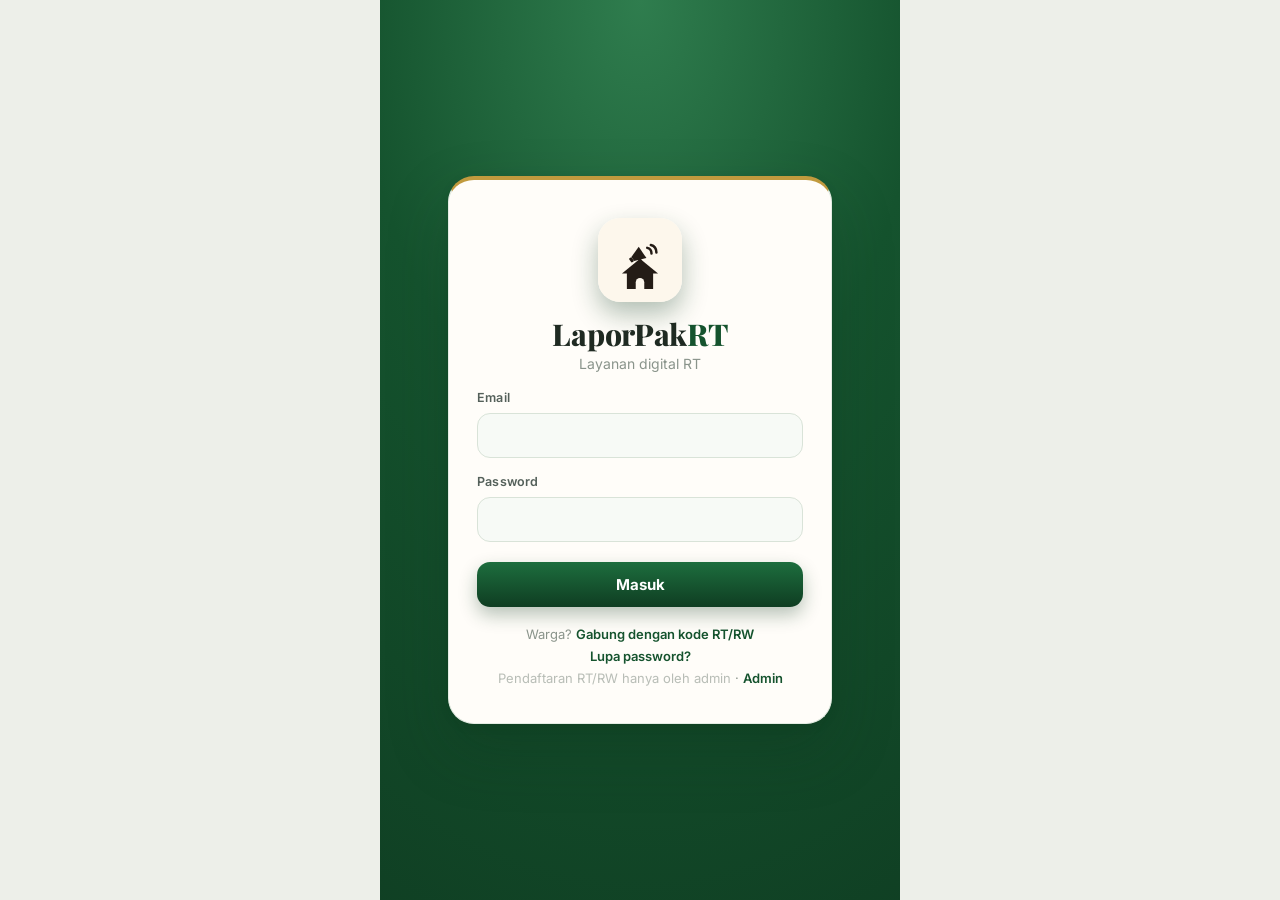
<file: index.html>
<!DOCTYPE html>
<html lang="id">
<head>
  <meta charset="UTF-8" />
  <meta name="viewport" content="width=device-width, initial-scale=1.0, viewport-fit=cover" />
  <meta name="theme-color" content="#15532e" />
  <meta name="description" content="LaporPakRT/RW - layanan digital RT/RW: lapor masalah, minta bantuan, pengumuman, data warga, jadwal ronda, polling, darurat, dan pengajuan surat." />
  <link rel="manifest" href="manifest.webmanifest" />
  <link rel="apple-touch-icon" href="icons/icon.svg" />
  <link rel="icon" type="image/svg+xml" href="icons/icon.svg" />
  <link rel="preconnect" href="https://fonts.googleapis.com" />
  <link rel="preconnect" href="https://fonts.gstatic.com" crossorigin />
  <link rel="stylesheet" href="https://fonts.googleapis.com/css2?family=Inter:wght@400;500;600;700;800&family=Playfair+Display:wght@600;700;800&display=swap" />
  <link rel="stylesheet" href="styles.css?v=35" />
  <link rel="stylesheet" href="styles.extra.css?v=35" />
  <title>LaporPakRT — Layanan RT/RW</title>
</head>
<body>
  <div id="app"><div class="loading">Memuat…</div></div>
  <div id="toast" class="toast"></div>
  <script src="js/config.js?v=35"></script>
  <script src="js/instance.js?v=35"></script>
  <script src="js/db.js?v=35"></script>
  <script src="js/app.js?v=35"></script>
  <script src="js/surat.js?v=35"></script>
  <script src="js/auth.js?v=35"></script>
  <script src="js/settings.js?v=35"></script>
  <script src="js/chat.js?v=35"></script>
  <script src="js/darurat.js?v=35"></script>
  <script src="js/brand.js?v=35"></script>
  <script src="js/push.js?v=35"></script>
  <script src="js/vibrate.js?v=35"></script>
</body>
</html>
</file>
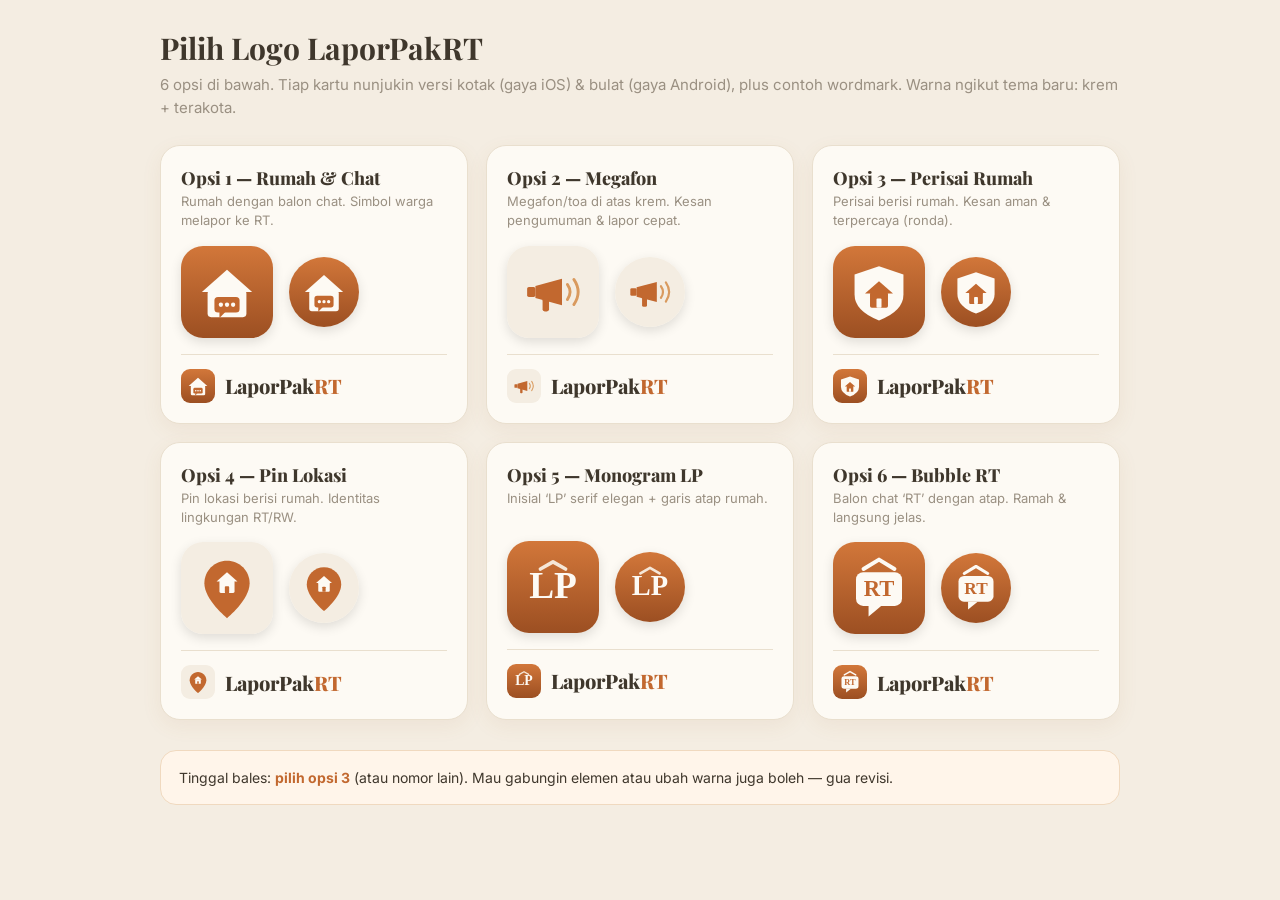
<file: brand/preview.html>
<!doctype html>
<html lang='id'>
<head>
<meta charset='utf-8'>
<meta name='viewport' content='width=device-width, initial-scale=1'>
<title>Pilih Logo LaporPakRT</title>
<link rel='preconnect' href='https://fonts.googleapis.com'>
<link rel='preconnect' href='https://fonts.gstatic.com' crossorigin>
<link rel='stylesheet' href='https://fonts.googleapis.com/css2?family=Inter:wght@400;500;600;700&family=Playfair+Display:wght@700;800&display=swap'>
<style>
:root{--bg:#f4ede2;--card:#fdfaf4;--ink:#3f372c;--muted:#9a9082;--line:#e9dfce;--accent:#c2682f}
*{box-sizing:border-box}
body{margin:0;background:var(--bg);color:var(--ink);font-family:Inter,system-ui,sans-serif;padding:28px 18px 60px}
.wrap{max-width:960px;margin:0 auto}
h1{font-family:'Playfair Display',Georgia,serif;font-size:30px;margin:0 0 6px}
.sub{color:var(--muted);margin:0 0 26px;font-size:15px;line-height:1.5}
.grid{display:grid;grid-template-columns:repeat(auto-fill,minmax(270px,1fr));gap:18px}
.card{background:var(--card);border:1px solid var(--line);border-radius:20px;padding:20px;box-shadow:0 6px 20px rgba(160,110,60,.08)}
.opt{font-family:'Playfair Display',Georgia,serif;font-weight:800;font-size:18px;margin:0 0 2px}
.desc{color:var(--muted);font-size:13px;margin:0 0 16px;min-height:36px;line-height:1.45}
.icons{display:flex;align-items:center;gap:16px;margin-bottom:16px}
.sq{width:92px;height:92px;border-radius:22px;overflow:hidden;box-shadow:0 4px 12px rgba(0,0,0,.12)}
.ci{width:70px;height:70px;border-radius:50%;overflow:hidden;box-shadow:0 4px 12px rgba(0,0,0,.12)}
.sq img,.ci img{width:100%;height:100%;display:block}
.wm{display:flex;align-items:center;gap:10px;padding-top:14px;border-top:1px solid var(--line)}
.wm img{width:34px;height:34px;border-radius:9px}
.wm .t{font-family:'Playfair Display',Georgia,serif;font-weight:800;font-size:20px}
.wm .t i{color:var(--accent);font-style:normal}
.note{margin-top:30px;background:#fff5ea;border:1px solid #f0d9bf;border-radius:16px;padding:16px 18px;font-size:14px;line-height:1.5}
.note b{color:var(--accent)}
</style>
</head>
<body>
<div class='wrap'>
<h1>Pilih Logo LaporPakRT</h1>
<p class='sub'>6 opsi di bawah. Tiap kartu nunjukin versi kotak (gaya iOS) &amp; bulat (gaya Android), plus contoh wordmark. Warna ngikut tema baru: krem + terakota.</p>
<div class='grid'>
<div class='card'><p class='opt'>Opsi 1 &mdash; Rumah &amp; Chat</p><p class='desc'>Rumah dengan balon chat. Simbol warga melapor ke RT.</p><div class='icons'><div class='sq'><img src='./icon-1.svg' alt=''></div><div class='ci'><img src='./icon-1.svg' alt=''></div></div><div class='wm'><img src='./icon-1.svg' alt=''><span class='t'>LaporPak<i>RT</i></span></div></div>
<div class='card'><p class='opt'>Opsi 2 &mdash; Megafon</p><p class='desc'>Megafon/toa di atas krem. Kesan pengumuman &amp; lapor cepat.</p><div class='icons'><div class='sq'><img src='./icon-2.svg' alt=''></div><div class='ci'><img src='./icon-2.svg' alt=''></div></div><div class='wm'><img src='./icon-2.svg' alt=''><span class='t'>LaporPak<i>RT</i></span></div></div>
<div class='card'><p class='opt'>Opsi 3 &mdash; Perisai Rumah</p><p class='desc'>Perisai berisi rumah. Kesan aman &amp; terpercaya (ronda).</p><div class='icons'><div class='sq'><img src='./icon-3.svg' alt=''></div><div class='ci'><img src='./icon-3.svg' alt=''></div></div><div class='wm'><img src='./icon-3.svg' alt=''><span class='t'>LaporPak<i>RT</i></span></div></div>
<div class='card'><p class='opt'>Opsi 4 &mdash; Pin Lokasi</p><p class='desc'>Pin lokasi berisi rumah. Identitas lingkungan RT/RW.</p><div class='icons'><div class='sq'><img src='./icon-4.svg' alt=''></div><div class='ci'><img src='./icon-4.svg' alt=''></div></div><div class='wm'><img src='./icon-4.svg' alt=''><span class='t'>LaporPak<i>RT</i></span></div></div>
<div class='card'><p class='opt'>Opsi 5 &mdash; Monogram LP</p><p class='desc'>Inisial &lsquo;LP&rsquo; serif elegan + garis atap rumah.</p><div class='icons'><div class='sq'><img src='./icon-5.svg' alt=''></div><div class='ci'><img src='./icon-5.svg' alt=''></div></div><div class='wm'><img src='./icon-5.svg' alt=''><span class='t'>LaporPak<i>RT</i></span></div></div>
<div class='card'><p class='opt'>Opsi 6 &mdash; Bubble RT</p><p class='desc'>Balon chat &lsquo;RT&rsquo; dengan atap. Ramah &amp; langsung jelas.</p><div class='icons'><div class='sq'><img src='./icon-6.svg' alt=''></div><div class='ci'><img src='./icon-6.svg' alt=''></div></div><div class='wm'><img src='./icon-6.svg' alt=''><span class='t'>LaporPak<i>RT</i></span></div></div>
</div>
<div class='note'>Tinggal bales: <b>pilih opsi 3</b> (atau nomor lain). Mau gabungin elemen atau ubah warna juga boleh &mdash; gua revisi.</div>
</div>
</body>
</html>
</file>
<file: styles.css>
:root{
  --green:#15532e; --green-d:#0f3d22; --green-l:#e6efe8;
  --lime:#2f7d4e; --lime-d:#1c5e38;
  --gold:#c19a3e; --gold-d:#a9863a;
  --bg:#edefe9; --card:#ffffff; --ink:#1f2a22; --muted:#7b857d; --line:#e3e7df;
  --blue:#2563eb; --orange:#d97706; --red:#dc2626; --gray:#64748b;
  --radius:14px; --shadow:0 1px 3px rgba(20,40,25,.05),0 6px 22px rgba(20,40,25,.07);
}
*{box-sizing:border-box;-webkit-tap-highlight-color:transparent}
html,body{margin:0;padding:0}
body{font-family:'Inter',-apple-system,BlinkMacSystemFont,'Segoe UI',Roboto,Helvetica,Arial,sans-serif;
  background:var(--bg);color:var(--ink);font-size:15px;line-height:1.45;
  max-width:520px;margin:0 auto;min-height:100vh;position:relative}
h1,h3{margin:0 0 .4em}
h1,h3,.brand h1,.tb-title,.hero-name,.hero-saldo strong,.stat-val{font-family:'Playfair Display',Georgia,'Times New Roman',serif;letter-spacing:.01em}
.muted{color:var(--muted);font-size:.86rem;margin:.3em 0}
.loading{padding:40px;text-align:center;color:var(--muted)}

/* LOGIN */
.login{min-height:100vh;display:flex;align-items:center;justify-content:center;padding:24px;
  background:linear-gradient(160deg,var(--lime) 0%,var(--green) 60%,var(--green-d) 100%)}
.login-card{background:#fff;border-radius:24px;padding:32px 24px;width:100%;max-width:380px;box-shadow:var(--shadow)}
.brand{text-align:center;margin-bottom:22px}
.brand .logo{font-size:48px}
.brand h1{font-size:28px;color:var(--green);margin:.1em 0}
.brand p{color:var(--muted);margin:0}
.role-pick{display:grid;grid-template-columns:1fr 1fr;gap:10px;margin:8px 0 18px}
.role-opt{position:relative;border:2px solid var(--line);border-radius:12px;padding:14px 8px;text-align:center;cursor:pointer;font-size:.9rem}
.role-opt input{position:absolute;opacity:0}
.role-opt:has(input:checked){border-color:var(--green);background:var(--green-l);color:var(--green-d);font-weight:600}
.login-note{text-align:center;color:var(--muted);font-size:.78rem;margin-top:16px}

/* FORM ELEMENTS */
label{display:block;font-size:.85rem;font-weight:600;margin:10px 0 4px;color:#4b5650}
input,select,textarea{width:100%;padding:12px;border:1.5px solid var(--line);border-radius:11px;
  font-size:15px;font-family:inherit;background:#fff;color:var(--ink)}
input:focus,select:focus,textarea:focus{outline:none;border-color:var(--green);box-shadow:0 0 0 3px rgba(21,83,46,.14)}
textarea{resize:vertical}
.check{display:flex;align-items:center;gap:8px;font-weight:500}
.check input{width:auto}
.grid-2{display:grid;grid-template-columns:1fr 1fr;gap:10px}

.btn{display:inline-flex;align-items:center;justify-content:center;gap:6px;border:none;cursor:pointer;
  padding:12px 16px;border-radius:11px;font-size:14px;font-weight:600;font-family:inherit;transition:.15s}
.btn.primary{background:var(--green);color:#fff}
.btn.primary:active{background:var(--green-d)}
.btn.block{width:100%;margin-top:8px}
.btn.ghost{background:var(--green-l);color:var(--green-d)}
.btn.mini{padding:7px 11px;font-size:12px}
.btn.danger{background:#fde8e8;color:var(--red)}
.actions{display:flex;flex-wrap:wrap;gap:6px;margin-top:10px}

/* APP CHROME */
.topbar{position:sticky;top:0;z-index:10;display:flex;align-items:center;justify-content:space-between;
  padding:16px;background:linear-gradient(120deg,var(--green-d),var(--green));color:#fff;border-bottom:3px solid var(--gold)}
.tb-sub{font-size:12px;opacity:.85}
.avatar{width:40px;height:40px;border-radius:50%;border:2px solid rgba(255,255,255,.5);background:rgba(255,255,255,.18);
  color:#fff;font-weight:700;font-size:16px;cursor:pointer}
.content{padding:16px 16px 96px}
.tabbar{position:fixed;bottom:0;left:50%;transform:translateX(-50%);width:100%;max-width:520px;
  display:flex;background:#fff;border-top:1px solid var(--line);padding:6px 2px env(safe-area-inset-bottom);z-index:20}
.tab{flex:1;background:none;border:none;display:flex;flex-direction:column;align-items:center;gap:3px;
  padding:7px 2px;color:var(--muted);cursor:pointer;font-size:0}
.tab small{font-size:10px;font-weight:600}
.tab.active{color:var(--green)}

/* CARDS */
.card{background:var(--card);border:1px solid var(--line);border-radius:var(--radius);box-shadow:var(--shadow);margin-bottom:12px;overflow:hidden}
.card-body{padding:15px}
.section-title{font-size:13px;font-weight:700;text-transform:uppercase;letter-spacing:.06em;
  color:var(--muted);margin:18px 2px 10px}
.row-between{display:flex;align-items:center;justify-content:space-between;gap:8px}
.kv{display:flex;justify-content:space-between;gap:10px;font-size:.86rem;padding:3px 0;border-bottom:1px dashed var(--line)}
.kv:last-child{border:none}.kv span{color:var(--muted)}
.empty{text-align:center;color:var(--muted);padding:28px;background:#fff;border-radius:var(--radius);border:1px dashed var(--line)}

/* CHIPS & BADGES */
.chips{display:flex;flex-wrap:wrap;gap:6px;margin:8px 0}
.chip{background:var(--green-l);color:var(--green-d);padding:4px 9px;border-radius:20px;font-size:11px;font-weight:600;text-decoration:none}
.chip.link{background:#eef2ff;color:var(--blue)}
.chip.urg-tinggi{background:#fde8e8;color:var(--red)}
.chip.urg-sedang{background:#fef3e2;color:var(--orange)}
.badge{padding:4px 10px;border-radius:20px;font-size:11px;font-weight:700;white-space:nowrap}
.badge.green{background:#dcfce7;color:#15803d}.badge.blue{background:#dbeafe;color:#1d4ed8}
.badge.orange{background:#fef3c7;color:#b45309}.badge.red{background:#fee2e2;color:#b91c1c}
.badge.gray{background:#e2e8f0;color:#475569}

/* STATS & HERO */
.stat-grid{display:grid;grid-template-columns:1fr 1fr;gap:10px;margin-bottom:4px}
.stat{background:#fff;border:1px solid var(--line);border-radius:14px;box-shadow:var(--shadow);padding:14px;display:flex;align-items:center;gap:10px}
.stat-ic{width:42px;height:42px;border-radius:11px;display:grid;place-items:center;background:var(--green-l)}
.stat[data-tone=blue] .stat-ic{background:#dbeafe}.stat[data-tone=orange] .stat-ic{background:#fef3c7}
.stat[data-tone=red] .stat-ic{background:#fee2e2}.stat[data-tone=green] .stat-ic{background:#dcfce7}
.stat-val{font-size:22px;font-weight:800;line-height:1}
.stat-lbl{font-size:11px;color:var(--muted);margin-top:2px}
.hero-card{background:linear-gradient(135deg,var(--lime),var(--green-d));color:#fff;border-radius:var(--radius);padding:18px;margin-bottom:14px;box-shadow:0 8px 24px rgba(15,61,34,.28);border-left:4px solid var(--gold)}
.hero-saldo span{font-size:12px;opacity:.85;display:block}
.hero-saldo strong{font-size:28px;font-weight:800}
.hero-sub{display:flex;gap:16px;margin-top:8px;font-size:12px;opacity:.9}

/* QUICK -> MENU LIST (Formal/Resmi) */
.quick-grid{display:grid;grid-template-columns:1fr;gap:0;background:var(--card);border:1px solid var(--line);border-radius:var(--radius);box-shadow:var(--shadow);overflow:hidden}
.quick{background:transparent;border:none;border-bottom:1px solid var(--line);border-radius:0;box-shadow:none;padding:14px 16px;
  display:flex;flex-direction:row;align-items:center;justify-content:flex-start;gap:14px;font-size:15px;font-weight:600;color:var(--ink);cursor:pointer;position:relative}
.quick:last-child{border-bottom:none}
.quick::after{content:'\203A';margin-left:auto;color:var(--muted);font-size:22px;line-height:1;font-weight:400}

/* CALLOUT */
.callout{display:flex;gap:12px;padding:14px;border-radius:13px;margin-bottom:12px;font-size:.88rem;align-items:flex-start}
.callout>div:first-child{font-size:22px;line-height:1}
.callout.red{background:#fef2f2;border:1px solid #fecaca;color:#7f1d1d}
.callout.blue{background:#eff6ff;border:1px solid #bfdbfe;color:#1e3a8a}
.callout.green{background:#eef6ee;border:1px solid #bcdcc4;color:#14532d}
.callout a{color:inherit;font-weight:700}

/* TRANSAKSI */
.tx-list{padding:4px 0}
.tx{display:flex;justify-content:space-between;align-items:center;padding:11px 15px;border-bottom:1px solid var(--line)}
.tx:last-child{border:none}
.tx small{font-size:11px}
.tx-amt{font-weight:700;font-size:.9rem}
.tx.masuk .tx-amt{color:#15803d}.tx.keluar .tx-amt{color:var(--red)}

/* TOAST */
.toast{position:fixed;bottom:80px;left:50%;transform:translateX(-50%) translateY(20px);
  background:#1f2a22;color:#fff;padding:11px 18px;border-radius:24px;font-size:13px;font-weight:600;
  opacity:0;pointer-events:none;transition:.25s;z-index:50;max-width:90%}
.toast.show{opacity:1;transform:translateX(-50%) translateY(0)}

/* ---------- TAMBAHAN FITUR ---------- */
button.stat{border:none;text-align:left;cursor:pointer;font-family:inherit}
.quick span:last-child{font-size:15px;font-weight:600;line-height:1.2;text-align:left}

/* Profile row di menu */
.profile-row{display:flex;align-items:center;gap:12px}
.avatar.big{width:48px;height:48px;border-radius:50%;background:var(--green);color:#fff;display:grid;place-items:center;font-weight:700;font-size:20px;border:none}
.profile-row>div:nth-child(2){flex:1}

/* Kontak */
.contact-row{display:flex;align-items:center;gap:12px}
.c-ic{width:42px;height:42px;border-radius:11px;background:var(--green-l);display:grid;place-items:center;flex:0 0 auto}
.c-info{flex:1;min-width:0}
.c-info .muted{font-size:.8rem}
.pt0{padding-top:0}
.contact-row .btn{padding:9px 12px;font-size:13px}

/* Polling */
.poll{display:flex;flex-direction:column;gap:8px;margin:10px 0 6px}
.poll-opt{position:relative;overflow:hidden;display:flex;align-items:center;justify-content:space-between;gap:8px;
  border:1.5px solid var(--line);background:#fff;border-radius:11px;padding:12px 14px;cursor:pointer;font-family:inherit;font-size:14px;width:100%;text-align:left}
.poll-opt:disabled{cursor:default}
.poll-opt:not(:disabled):active{border-color:var(--green)}
.poll-bar{position:absolute;inset:0;width:var(--pct,0);background:var(--green-l);transition:width .4s ease;z-index:0}
.poll-txt{position:relative;z-index:1;font-weight:600;color:var(--ink)}
.poll-pct{position:relative;z-index:1;font-weight:700;color:var(--green-d);font-size:13px}

/* ---------- DASHBOARD GREETING ---------- */
.hero-greet{display:flex;align-items:flex-start;justify-content:space-between;gap:10px}
.hero-hi{font-size:13px;opacity:.78;display:block}
.hero-name{font-size:22px;font-weight:800;display:block;margin:2px 0;line-height:1.15}
.hero-loc{font-size:12px;opacity:.85;margin-top:4px}
.hero-role{background:rgba(255,255,255,.18);padding:5px 11px;border-radius:20px;font-size:12px;font-weight:700;white-space:nowrap;flex:0 0 auto;color:#fff}

/* ---------- LINE ICONS (simple modern) ---------- */
.ic{width:24px;height:24px;display:inline-block;vertical-align:middle;stroke:currentColor;fill:none;stroke-width:2;stroke-linecap:round;stroke-linejoin:round;flex:0 0 auto}
.tb-title{display:flex;align-items:center;gap:7px;font-size:18px;font-weight:700}
.tb-title .ic{width:20px;height:20px}
.tab span{display:flex;align-items:center;justify-content:center;opacity:.75}
.tab .ic{width:23px;height:23px}
.tab.active span{opacity:1}
.q-ic{color:var(--green);display:grid;place-items:center;width:42px;height:42px;border-radius:11px;background:var(--green-l);margin-bottom:0;flex:0 0 auto}
.q-ic .ic{width:24px;height:24px}
.stat-ic{color:var(--green-d)}
.stat-ic .ic{width:22px;height:22px}
.stat[data-tone=blue] .stat-ic{color:#1d4ed8}
.stat[data-tone=orange] .stat-ic{color:#b45309}
.stat[data-tone=red] .stat-ic{color:#b91c1c}
.stat[data-tone=green] .stat-ic{color:#15803d}
.c-ic{color:var(--green-d)}
.c-ic .ic{width:22px;height:22px}
.inline-ic{display:inline-flex;vertical-align:-4px;color:var(--green-d)}
.inline-ic .ic{width:18px;height:18px}
.callout .inline-ic .ic{width:22px;height:22px}
</file>
<file: styles.extra.css>
/* ============================================================
   SiWarga - Gaya tambahan (dimuat SETELAH styles.css)
   Dark mode, skeleton, toolbar cari/filter, modal, statistik.
   ============================================================ */

/* ---------- DARK MODE ---------- */
:root[data-theme=dark]{
  --bg:#0b1220;
  --card:#131c2e;
  --ink:#e7ecf3;
  --muted:#93a1b5;
  --line:#243149;
  --green-l:#16233a;
  --shadow:0 1px 3px rgba(0,0,0,.45),0 8px 28px rgba(0,0,0,.4);
}
:root[data-theme=dark] body{background:var(--bg);color:var(--ink)}
:root[data-theme=dark] .card,
:root[data-theme=dark] .stat,
:root[data-theme=dark] .quick,
:root[data-theme=dark] .login-card,
:root[data-theme=dark] .skel-card,
:root[data-theme=dark] .empty,
:root[data-theme=dark] .search-wrap,
:root[data-theme=dark] .fchip,
:root[data-theme=dark] .poll-opt,
:root[data-theme=dark] .modal{background:var(--card);color:var(--ink)}
:root[data-theme=dark] .tabbar{background:var(--card);border-top-color:var(--line)}
:root[data-theme=dark] input,
:root[data-theme=dark] select,
:root[data-theme=dark] textarea{background:#0f1830;color:var(--ink);border-color:var(--line)}
:root[data-theme=dark] .muted,
:root[data-theme=dark] .tb-sub{color:var(--muted)}
:root[data-theme=dark] .chip{background:#0f1830;color:var(--muted)}

/* ---------- TOPBAR ACTIONS / TOGGLE TEMA ---------- */
.topbar-actions{display:flex;align-items:center;gap:8px}
.icon-btn{width:40px;height:40px;border-radius:50%;border:2px solid rgba(255,255,255,.35);background:rgba(255,255,255,.16);color:#fff;display:grid;place-items:center;cursor:pointer;padding:0}
.icon-btn .ic{width:20px;height:20px}

/* ---------- EMPTY STATE (hidup) ---------- */
.empty-ic{display:inline-flex;color:var(--muted);opacity:.7;margin-bottom:8px}
.empty-ic .ic{width:38px;height:38px;stroke-width:1.6}
.empty p{margin:0}

/* ---------- SKELETON ---------- */
.skel-wrap{display:flex;flex-direction:column;gap:12px}
.skel-card{background:#fff;border-radius:var(--radius,16px);box-shadow:var(--shadow);padding:16px;display:flex;flex-direction:column;gap:10px}
.skel-line{height:12px;border-radius:6px;background:linear-gradient(90deg,#e9eef3 25%,#f5f8fb 37%,#e9eef3 63%);background-size:400% 100%;animation:skel 1.4s ease infinite}
:root[data-theme=dark] .skel-line{background:linear-gradient(90deg,#1b2740 25%,#26344f 37%,#1b2740 63%);background-size:400% 100%}
.skel-line.w95{width:95%}.skel-line.w70{width:70%}.skel-line.w45{width:45%}
@keyframes skel{0%{background-position:100% 0}100%{background-position:-100% 0}}

/* ---------- TOOLBAR: PENCARIAN + FILTER ---------- */
.toolbar{display:flex;flex-direction:column;gap:10px;margin-bottom:12px}
.search-wrap{display:flex;align-items:center;gap:8px;background:#fff;border:1.5px solid var(--line);border-radius:12px;padding:0 12px}
.search-wrap .ic{width:18px;height:18px;color:var(--muted);flex:0 0 auto}
.search-input{flex:1;border:none;background:transparent;padding:11px 0;font-size:14px;font-family:inherit;color:inherit}
.search-input:focus{outline:none}
.filter-chips{display:flex;flex-wrap:wrap;gap:7px}
.fchip{border:1.5px solid var(--line);background:#fff;color:var(--muted);padding:6px 13px;border-radius:20px;font-size:12px;font-weight:600;cursor:pointer;font-family:inherit}
.fchip.active{background:var(--green);border-color:var(--green);color:#fff}

/* ---------- MODAL KONFIRMASI ---------- */
.modal-overlay{position:fixed;inset:0;background:rgba(8,15,30,.5);display:flex;align-items:center;justify-content:center;padding:24px;z-index:200;opacity:0;transition:opacity .2s}
.modal-overlay.show{opacity:1}
.modal{background:#fff;color:var(--ink);border-radius:18px;max-width:340px;width:100%;padding:22px;box-shadow:var(--shadow);transform:translateY(12px) scale(.97);transition:transform .2s}
.modal-overlay.show .modal{transform:none}
.modal-body{font-size:15px;line-height:1.5;margin-bottom:18px}
.modal-actions{display:flex;gap:10px;justify-content:flex-end}
.btn.danger{background:#dc2626;color:#fff;border-color:#dc2626}

/* ---------- STATISTIK (bar charts) ---------- */
.bar-row{display:flex;align-items:center;gap:10px;margin:9px 0;font-size:13px}
.bar-lbl{flex:0 0 40%;color:var(--muted);overflow:hidden;text-overflow:ellipsis;white-space:nowrap}
.bar-track{flex:1;height:10px;background:var(--green-l);border-radius:6px;overflow:hidden}
.bar-fill{height:100%;background:var(--green);border-radius:6px;transition:width .6s ease}
.bar-fill.tone-red{background:#dc2626}
.bar-fill.tone-orange{background:#d97706}
.bar-fill.tone-green{background:#16a34a}
.bar-val{flex:0 0 auto;font-weight:700;min-width:22px;text-align:right}
.card-body h3{font-size:15px;margin:0 0 12px}

/* ---------- MENU PROFIL ---------- */
.profile-row{display:flex;align-items:center;gap:12px}
.profile-row > div:nth-child(2){flex:1}
.profile-row .muted{font-size:12px}
.avatar.big{width:48px;height:48px;font-size:20px;flex:0 0 auto}
.pt0{padding-top:0}

/* ---------- UTIL ---------- */
.hidden{display:none !important}
.btn.block{width:100%}
</file>
